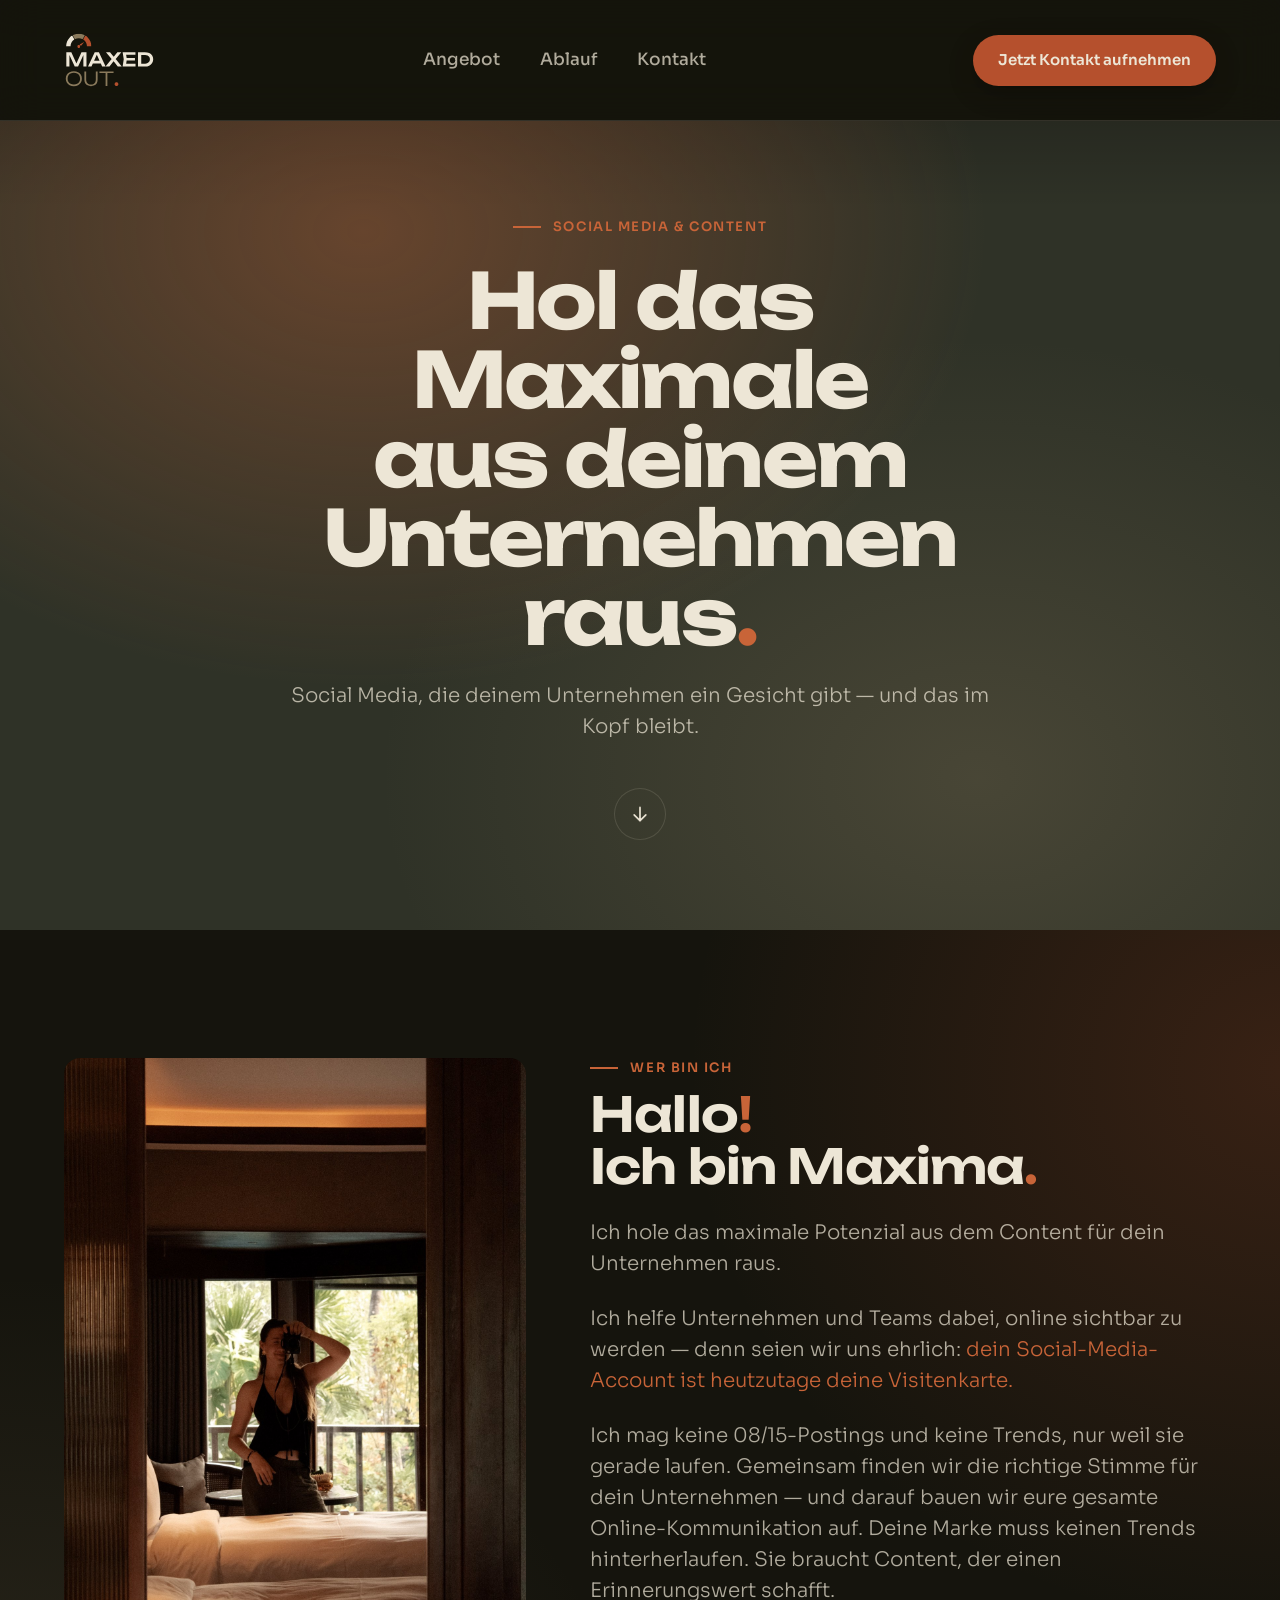
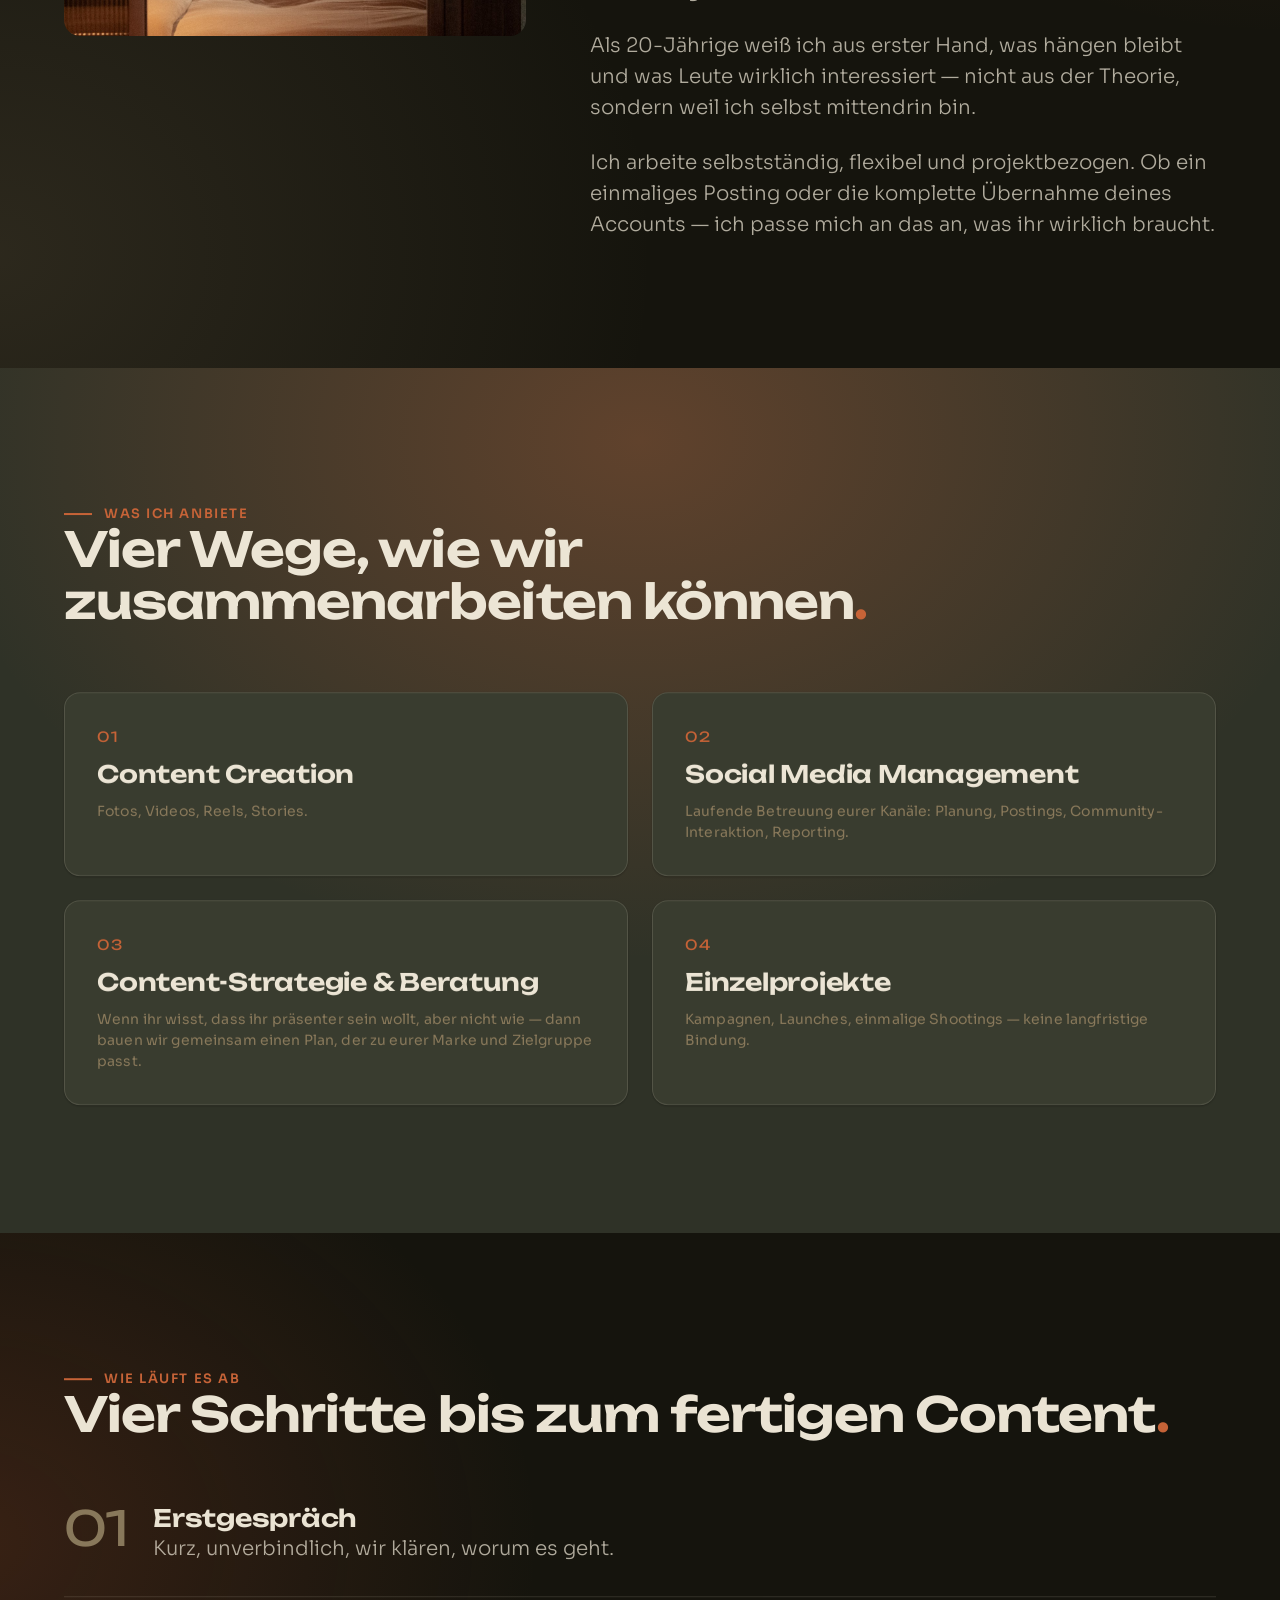
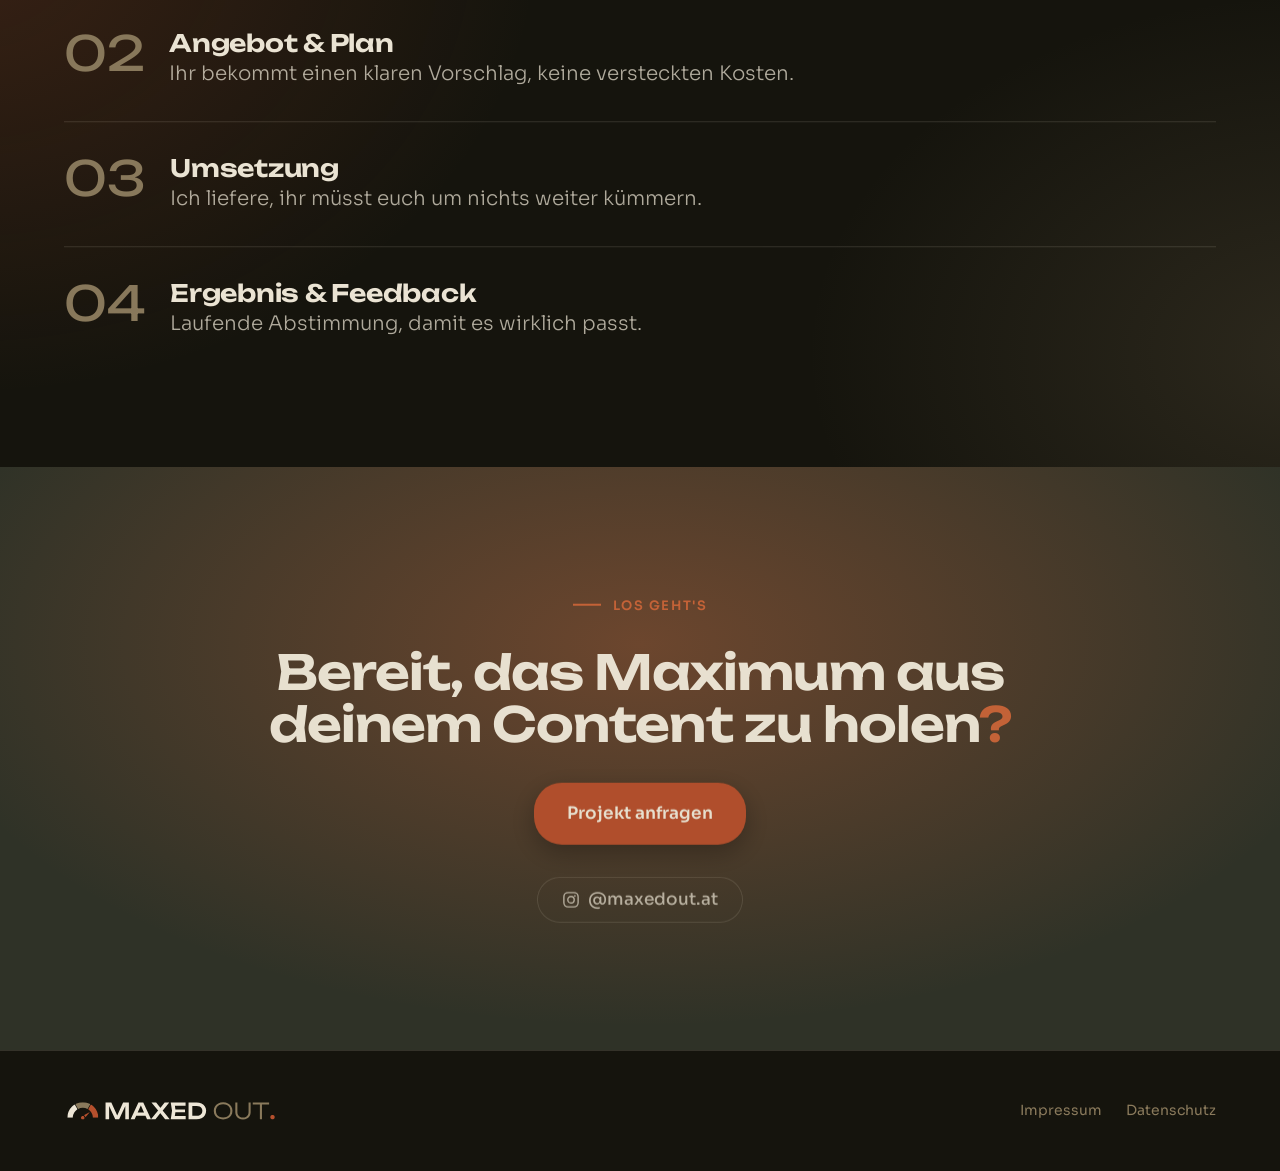
<file: index.html>
<!DOCTYPE html>
<html lang="de">
<head>
<meta charset="UTF-8">
<meta name="viewport" content="width=device-width, initial-scale=1">
<title>MAXED OUT. — Social Media für dein Unternehmen</title>
<meta name="description" content="Social Media, die deinem Unternehmen ein Gesicht gibt — und das im Kopf bleibt. Content Creation, Social Media Management und Strategie von Maxima.">
<link rel="preconnect" href="https://fonts.googleapis.com">
<link rel="preconnect" href="https://fonts.gstatic.com" crossorigin>
<link href="https://fonts.googleapis.com/css2?family=Unbounded:wght@600;700;800&family=Sora:wght@300;400;500;600;700&display=swap" rel="stylesheet">
<link rel="stylesheet" href="styles.css">
</head>
<body>

<a class="visually-hidden" href="#main" style="position:absolute;left:-9999px;">Zum Inhalt springen</a>

<header class="nav">
  <div class="container nav__inner">
    <a href="#top" class="wordmark" aria-label="MAXED OUT. — Startseite">
      <img class="logo logo--nav" src="maxed-out-full.svg" alt="MAXED OUT.">
    </a>

    <nav class="nav__links" aria-label="Hauptnavigation">
      <a class="nav__link" href="#angebot">Angebot</a>
      <a class="nav__link" href="#ablauf">Ablauf</a>
      <a class="nav__link" href="#kontakt">Kontakt</a>
    </nav>

    <a class="btn btn--primary nav__cta" href="#kontakt">Jetzt Kontakt aufnehmen</a>

    <button class="nav__burger" aria-label="Menü öffnen" aria-expanded="false" aria-controls="mobile-drawer">
      <svg width="22" height="22" viewBox="0 0 24 24" fill="none" aria-hidden="true">
        <path d="M3 6H21M3 12H21M3 18H21" stroke="currentColor" stroke-width="2" stroke-linecap="round"/>
      </svg>
    </button>
  </div>
</header>

<div class="drawer" data-drawer id="mobile-drawer">
  <div class="drawer__scrim"></div>
  <div class="drawer__panel">
    <button class="drawer__close" aria-label="Menü schließen">
      <svg width="20" height="20" viewBox="0 0 24 24" fill="none" aria-hidden="true">
        <path d="M6 6L18 18M18 6L6 18" stroke="currentColor" stroke-width="2" stroke-linecap="round"/>
      </svg>
    </button>
    <nav class="drawer__links" aria-label="Mobile Navigation">
      <a href="#angebot">Angebot</a>
      <a href="#ablauf">Ablauf</a>
      <a href="#kontakt">Kontakt</a>
    </nav>
    <a class="btn btn--primary" href="#kontakt">Jetzt Kontakt aufnehmen</a>
  </div>
</div>

<main id="main">

  <!-- HERO -->
  <section class="section section--olive hero" id="top">
    <div class="glow glow--hero" aria-hidden="true"></div>
    <div class="container hero__grid">
      <div class="hero__content">
        <p class="eyebrow" data-reveal><span class="eyebrow__bar" aria-hidden="true"></span>Social Media &amp; Content</p>
        <h1 class="display-1" data-reveal>Hol das Maximale aus deinem Unternehmen raus<span class="dot-accent">.</span></h1>
        <p class="body-lg" data-reveal>Social Media, die deinem Unternehmen ein Gesicht gibt — und das im Kopf bleibt.</p>
        <div class="hero__actions" data-reveal>
          <a class="scroll-cue" href="#ueber-mich" aria-label="Runter zu: Wer bin ich">
            <svg width="20" height="20" viewBox="0 0 24 24" fill="none" aria-hidden="true">
              <path d="M12 4V20M12 20L5 13M12 20L19 13" stroke="currentColor" stroke-width="2" stroke-linecap="round" stroke-linejoin="round"/>
            </svg>
          </a>
        </div>
      </div>
    </div>
  </section>

  <!-- WER BIN ICH -->
  <section class="section section--black" id="ueber-mich">
    <div class="glow glow--about" aria-hidden="true"></div>
    <div class="container about__grid">
      <div class="about__portrait" data-reveal>
        <img src="maxima-portrait.jpg" alt="Maxima">
      </div>
      <div class="about__intro">
        <p class="eyebrow" data-reveal><span class="eyebrow__bar" aria-hidden="true"></span>Wer bin ich</p>
        <h2 class="display-2" data-reveal>Hallo<span class="dot-accent">!</span><br>Ich bin Maxima<span class="dot-accent">.</span></h2>
      </div>
      <div class="about__body">
        <p class="body-lg" data-reveal>Ich hole das maximale Potenzial aus dem Content für dein Unternehmen raus.</p>
        <p class="body-lg" data-reveal>Ich helfe Unternehmen und Teams dabei, online sichtbar zu werden — denn seien wir uns ehrlich: <span class="accent-text">dein Social-Media-Account ist heutzutage deine Visitenkarte.</span></p>
        <p class="body-lg" data-reveal>Ich mag keine 08/15-Postings und keine Trends, nur weil sie gerade laufen. Gemeinsam finden wir die richtige Stimme für dein Unternehmen — und darauf bauen wir eure gesamte Online-Kommunikation auf. Deine Marke muss keinen Trends hinterherlaufen. Sie braucht Content, der einen Erinnerungswert schafft.</p>
        <p class="body-lg" data-reveal>Als 20-Jährige weiß ich aus erster Hand, was hängen bleibt und was Leute wirklich interessiert — nicht aus der Theorie, sondern weil ich selbst mittendrin bin.</p>
        <p class="body-lg" data-reveal>Ich arbeite selbstständig, flexibel und projektbezogen. Ob ein einmaliges Posting oder die komplette Übernahme deines Accounts — ich passe mich an das an, was ihr wirklich braucht.</p>
      </div>
    </div>
  </section>

  <!-- WAS ICH ANBIETE -->
  <section class="section section--olive" id="angebot">
    <div class="glow glow--services" aria-hidden="true"></div>
    <div class="container">
      <p class="eyebrow" data-reveal><span class="eyebrow__bar" aria-hidden="true"></span>Was ich anbiete</p>
      <h2 class="display-2" data-reveal>Vier Wege, wie wir zusammen&shy;arbeiten können<span class="dot-accent">.</span></h2>

      <div class="services__grid">
        <article class="card" data-reveal>
          <span class="card__index">01</span>
          <h3 class="display-3">Content Creation</h3>
          <p class="caption">Fotos, Videos, Reels, Stories.</p>
        </article>

        <article class="card" data-reveal>
          <span class="card__index">02</span>
          <h3 class="display-3">Social Media Management</h3>
          <p class="caption">Laufende Betreuung eurer Kanäle: Planung, Postings, Community-Interaktion, Reporting.</p>
        </article>

        <article class="card" data-reveal>
          <span class="card__index">03</span>
          <h3 class="display-3">Content-Strategie &amp; Beratung</h3>
          <p class="caption">Wenn ihr wisst, dass ihr präsenter sein wollt, aber nicht wie — dann bauen wir gemeinsam einen Plan, der zu eurer Marke und Zielgruppe passt.</p>
        </article>

        <article class="card" data-reveal>
          <span class="card__index">04</span>
          <h3 class="display-3">Einzelprojekte</h3>
          <p class="caption">Kampagnen, Launches, einmalige Shootings — keine langfristige Bindung.</p>
        </article>
      </div>
    </div>
  </section>

  <!-- WIE LÄUFT ES AB -->
  <section class="section section--black" id="ablauf">
    <div class="glow glow--process" aria-hidden="true"></div>
    <div class="container">
      <p class="eyebrow" data-reveal><span class="eyebrow__bar" aria-hidden="true"></span>Wie läuft es ab</p>
      <h2 class="display-2" data-reveal>Vier Schritte bis zum fertigen Content<span class="dot-accent">.</span></h2>

      <div class="process__list">
        <div class="process__item" data-reveal>
          <span class="process__num">01</span>
          <div>
            <h3 class="display-3">Erstgespräch</h3>
            <p class="body-lg">Kurz, unverbindlich, wir klären, worum es geht.</p>
          </div>
        </div>
        <div class="process__item" data-reveal>
          <span class="process__num">02</span>
          <div>
            <h3 class="display-3">Angebot &amp; Plan</h3>
            <p class="body-lg">Ihr bekommt einen klaren Vorschlag, keine versteckten Kosten.</p>
          </div>
        </div>
        <div class="process__item" data-reveal>
          <span class="process__num">03</span>
          <div>
            <h3 class="display-3">Umsetzung</h3>
            <p class="body-lg">Ich liefere, ihr müsst euch um nichts weiter kümmern.</p>
          </div>
        </div>
        <div class="process__item" data-reveal>
          <span class="process__num">04</span>
          <div>
            <h3 class="display-3">Ergebnis &amp; Feedback</h3>
            <p class="body-lg">Laufende Abstimmung, damit es wirklich passt.</p>
          </div>
        </div>
      </div>
    </div>
  </section>

  <!-- CLOSING CTA -->
  <section class="section section--olive closing" id="kontakt">
    <div class="glow glow--closing" aria-hidden="true"></div>
    <div class="container closing">
      <p class="eyebrow" data-reveal><span class="eyebrow__bar" aria-hidden="true"></span>Los geht's</p>
      <h2 class="display-2" data-reveal>Bereit, das Maximum aus deinem Content zu holen<span class="dot-accent">?</span></h2>
      <a class="btn btn--primary" data-reveal href="mailto:maxima@jeitler.net">Projekt anfragen</a>
      <a class="social-link" data-reveal href="https://instagram.com/maxedout.at" target="_blank" rel="noopener">
        <svg width="18" height="18" viewBox="0 0 24 24" fill="none" aria-hidden="true">
          <rect x="2.5" y="2.5" width="19" height="19" rx="5.5" stroke="currentColor" stroke-width="1.8"/>
          <circle cx="12" cy="12" r="4.3" stroke="currentColor" stroke-width="1.8"/>
          <circle cx="17.2" cy="6.8" r="1.15" fill="currentColor"/>
        </svg>
        <span>@maxedout.at</span>
      </a>
    </div>
  </section>

</main>

<footer class="footer section--black">
  <div class="container footer__inner">
    <a class="wordmark" href="#top" aria-label="MAXED OUT. — nach oben">
      <img class="logo logo--footer" src="maxed-out-mittel.svg" alt="MAXED OUT.">
    </a>
    <div class="footer__links">
      <a href="impressum.html">Impressum</a>
      <a href="datenschutz.html">Datenschutz</a>
    </div>
  </div>
</footer>

<script src="script.js" defer></script>
</body>
</html>
</file>
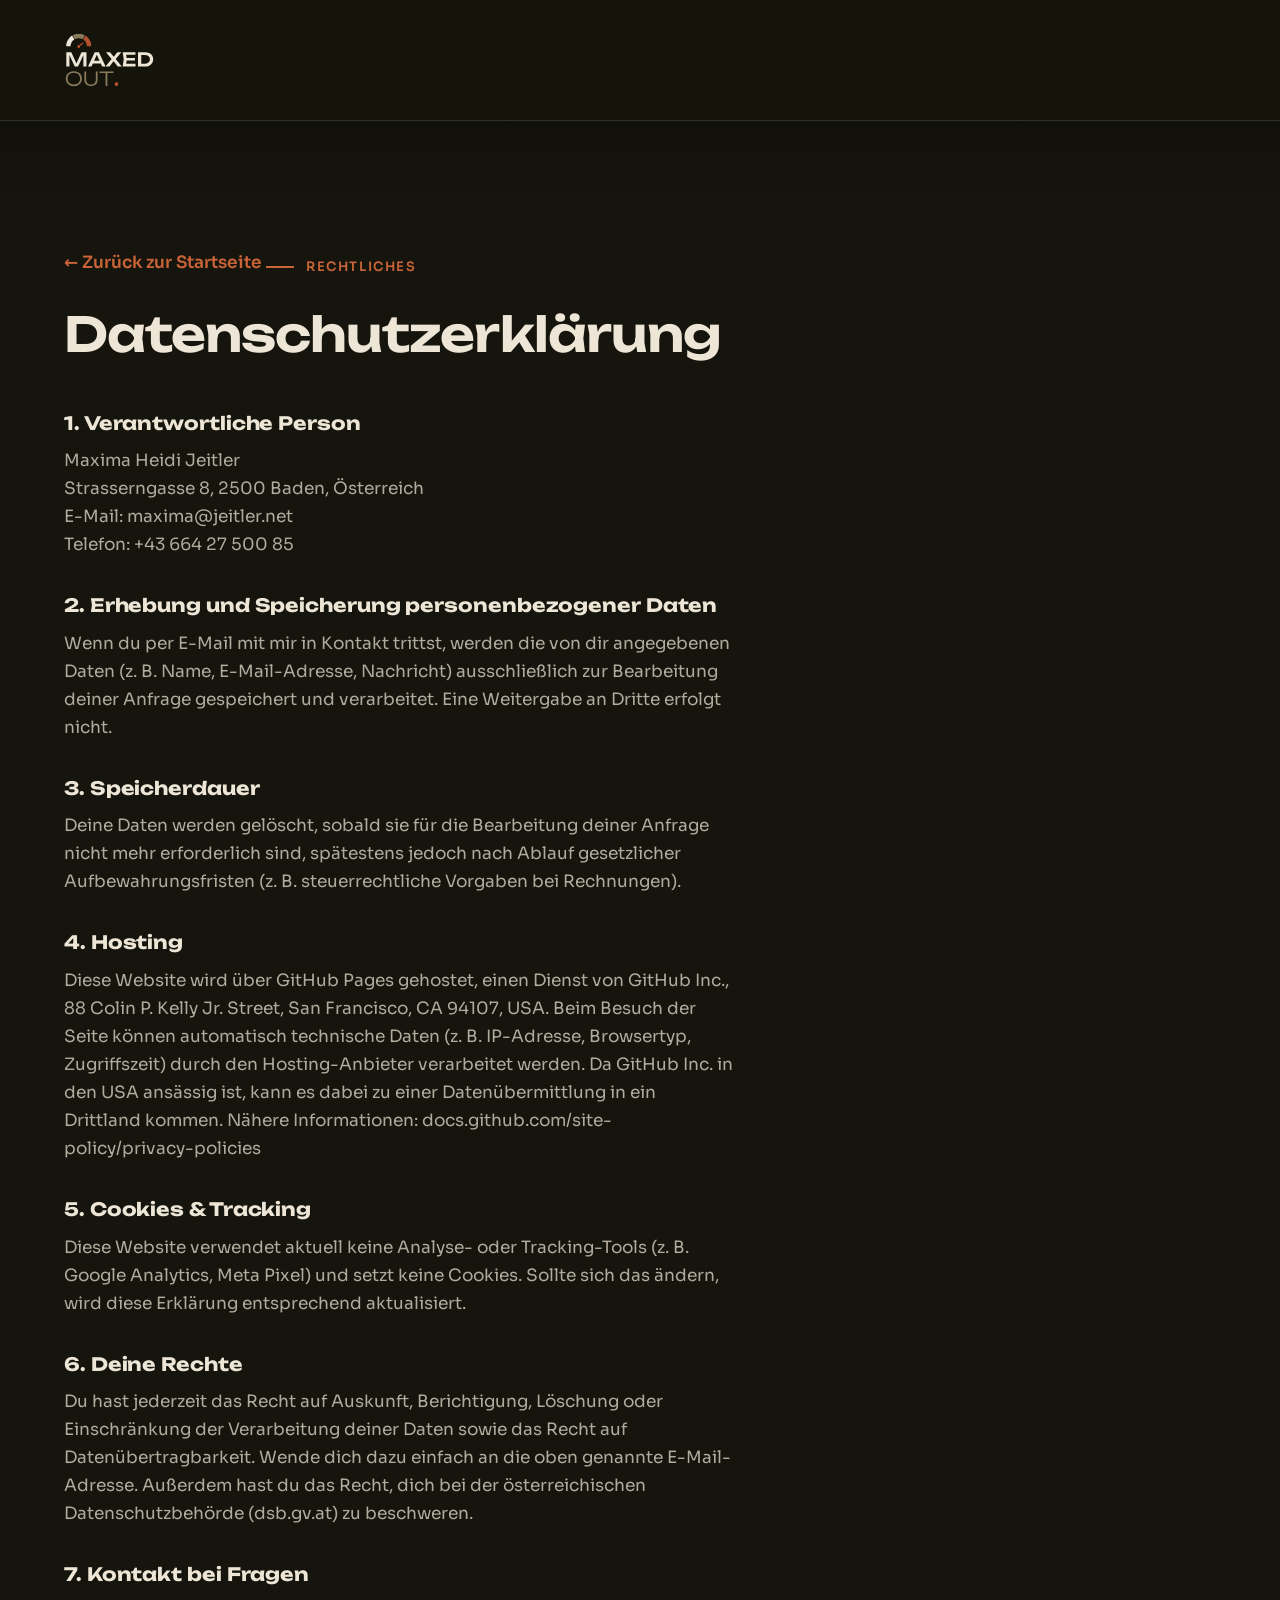
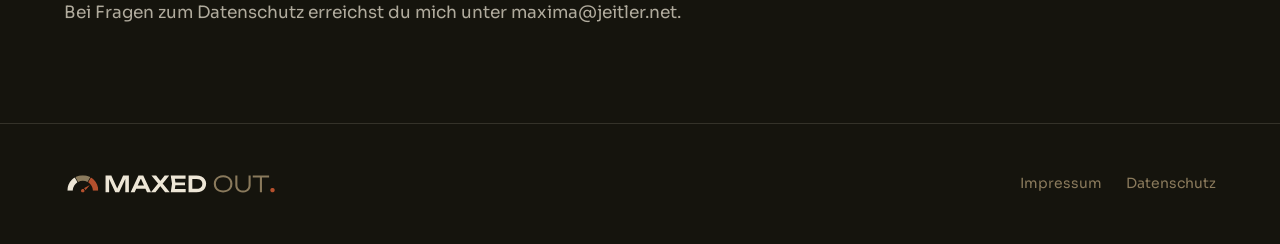
<file: datenschutz.html>
<!DOCTYPE html>
<html lang="de">
<head>
<meta charset="UTF-8">
<meta name="viewport" content="width=device-width, initial-scale=1">
<title>Datenschutzerklärung — MAXED OUT.</title>
<link rel="preconnect" href="https://fonts.googleapis.com">
<link rel="preconnect" href="https://fonts.gstatic.com" crossorigin>
<link href="https://fonts.googleapis.com/css2?family=Unbounded:wght@600;700;800&family=Sora:wght@300;400;500;600;700&display=swap" rel="stylesheet">
<link rel="stylesheet" href="styles.css">
</head>
<body>

<header class="nav">
  <div class="container nav__inner">
    <a href="index.html" class="wordmark" aria-label="MAXED OUT. — Startseite">
      <img class="logo logo--nav" src="maxed-out-full.svg" alt="MAXED OUT.">
    </a>
  </div>
</header>

<main id="main">
  <section class="section section--black legal">
    <div class="container">
      <a class="legal__back" href="index.html">← Zurück zur Startseite</a>
      <p class="eyebrow"><span class="eyebrow__bar" aria-hidden="true"></span>Rechtliches</p>
      <h1 class="display-2">Datenschutzerklärung</h1>

      <div class="legal__body">
        <div>
          <h2>1. Verantwortliche Person</h2>
          <p>
            Maxima Heidi Jeitler<br>
            Strasserngasse 8, 2500 Baden, Österreich<br>
            E-Mail: <a href="mailto:maxima@jeitler.net">maxima@jeitler.net</a><br>
            Telefon: <a href="tel:+436642750085">+43 664 27 500 85</a>
          </p>
        </div>

        <div>
          <h2>2. Erhebung und Speicherung personenbezogener Daten</h2>
          <p>Wenn du per E-Mail mit mir in Kontakt trittst, werden die von dir angegebenen Daten (z. B. Name, E-Mail-Adresse, Nachricht) ausschließlich zur Bearbeitung deiner Anfrage gespeichert und verarbeitet. Eine Weitergabe an Dritte erfolgt nicht.</p>
        </div>

        <div>
          <h2>3. Speicherdauer</h2>
          <p>Deine Daten werden gelöscht, sobald sie für die Bearbeitung deiner Anfrage nicht mehr erforderlich sind, spätestens jedoch nach Ablauf gesetzlicher Aufbewahrungsfristen (z. B. steuerrechtliche Vorgaben bei Rechnungen).</p>
        </div>

        <div>
          <h2>4. Hosting</h2>
          <p>Diese Website wird über GitHub Pages gehostet, einen Dienst von GitHub Inc., 88 Colin P. Kelly Jr. Street, San Francisco, CA 94107, USA. Beim Besuch der Seite können automatisch technische Daten (z. B. IP-Adresse, Browsertyp, Zugriffszeit) durch den Hosting-Anbieter verarbeitet werden. Da GitHub Inc. in den USA ansässig ist, kann es dabei zu einer Datenübermittlung in ein Drittland kommen. Nähere Informationen: <a href="https://docs.github.com/site-policy/privacy-policies" target="_blank" rel="noopener">docs.github.com/site-policy/privacy-policies</a></p>
        </div>

        <div>
          <h2>5. Cookies &amp; Tracking</h2>
          <p>Diese Website verwendet aktuell keine Analyse- oder Tracking-Tools (z. B. Google Analytics, Meta Pixel) und setzt keine Cookies. Sollte sich das ändern, wird diese Erklärung entsprechend aktualisiert.</p>
        </div>

        <div>
          <h2>6. Deine Rechte</h2>
          <p>Du hast jederzeit das Recht auf Auskunft, Berichtigung, Löschung oder Einschränkung der Verarbeitung deiner Daten sowie das Recht auf Datenübertragbarkeit. Wende dich dazu einfach an die oben genannte E-Mail-Adresse. Außerdem hast du das Recht, dich bei der österreichischen Datenschutzbehörde (<a href="https://www.dsb.gv.at" target="_blank" rel="noopener">dsb.gv.at</a>) zu beschweren.</p>
        </div>

        <div>
          <h2>7. Kontakt bei Fragen</h2>
          <p>Bei Fragen zum Datenschutz erreichst du mich unter <a href="mailto:maxima@jeitler.net">maxima@jeitler.net</a>.</p>
        </div>
      </div>
    </div>
  </section>
</main>

<footer class="footer section--black">
  <div class="container footer__inner">
    <a class="wordmark" href="index.html" aria-label="MAXED OUT. — Startseite">
      <img class="logo logo--footer" src="maxed-out-mittel.svg" alt="MAXED OUT.">
    </a>
    <div class="footer__links">
      <a href="impressum.html">Impressum</a>
      <a href="datenschutz.html">Datenschutz</a>
    </div>
  </div>
</footer>

<script src="script.js" defer></script>
</body>
</html>
</file>
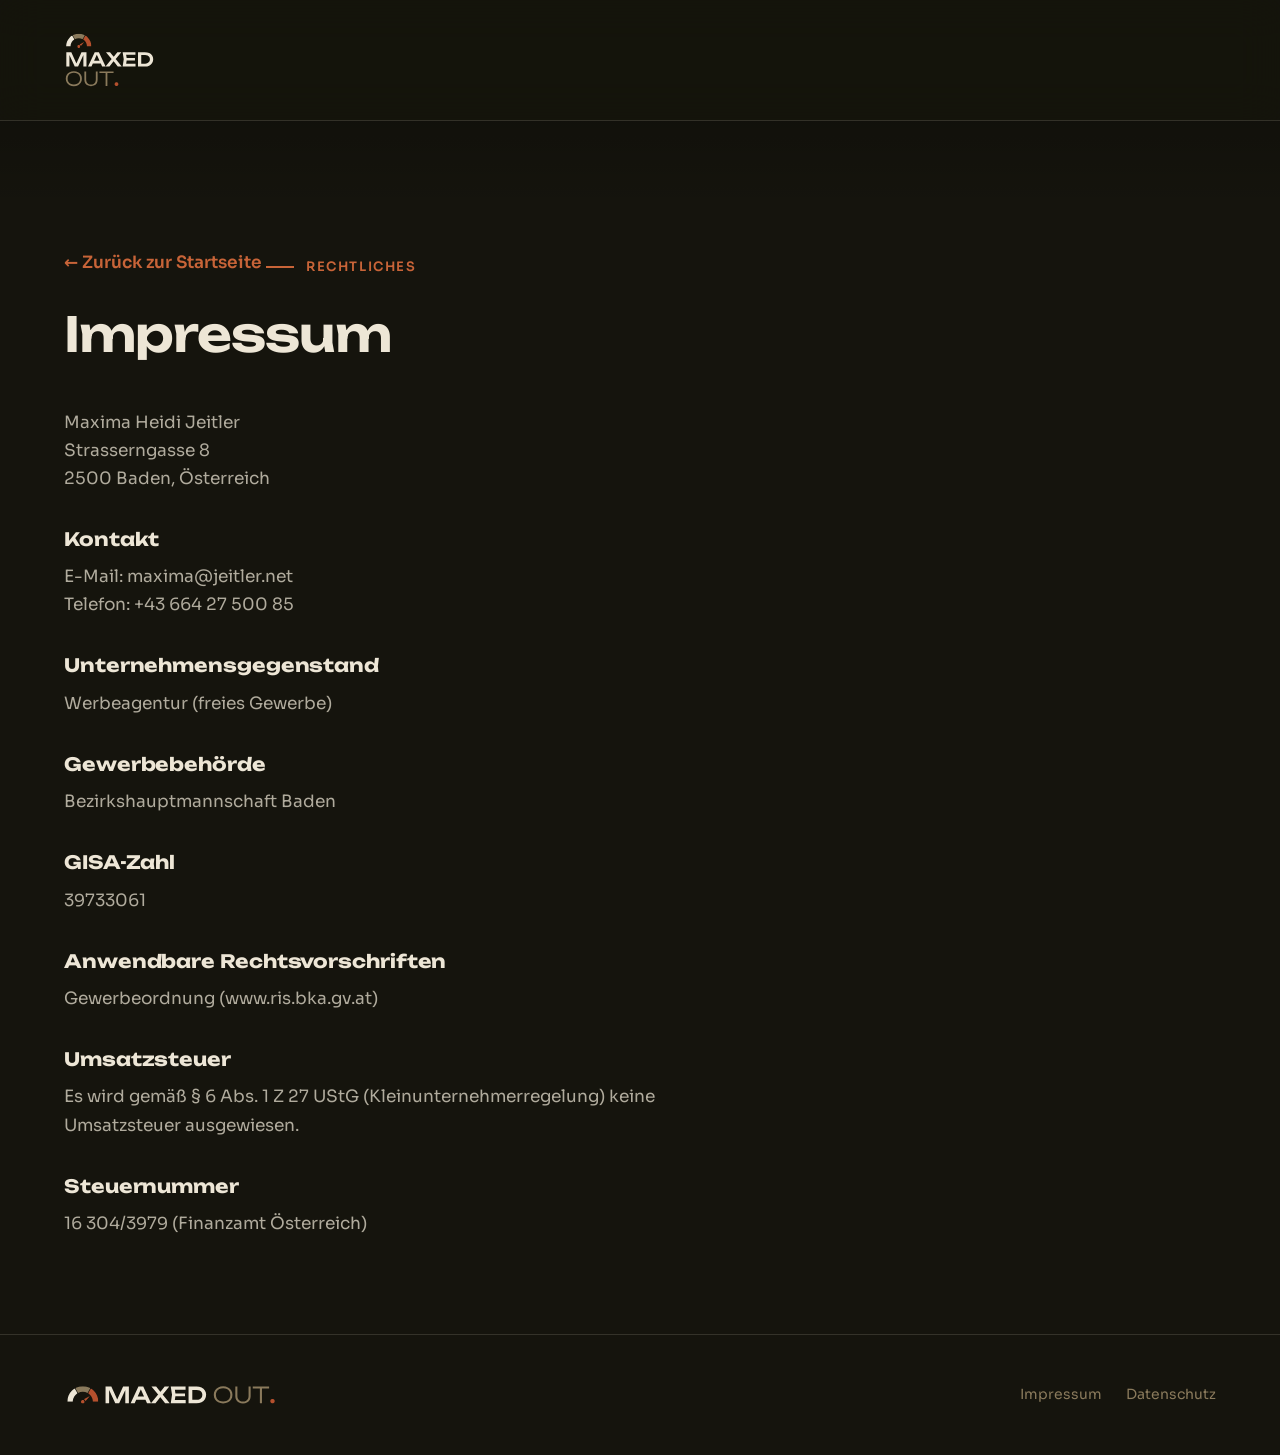
<file: impressum.html>
<!DOCTYPE html>
<html lang="de">
<head>
<meta charset="UTF-8">
<meta name="viewport" content="width=device-width, initial-scale=1">
<title>Impressum — MAXED OUT.</title>
<link rel="preconnect" href="https://fonts.googleapis.com">
<link rel="preconnect" href="https://fonts.gstatic.com" crossorigin>
<link href="https://fonts.googleapis.com/css2?family=Unbounded:wght@600;700;800&family=Sora:wght@300;400;500;600;700&display=swap" rel="stylesheet">
<link rel="stylesheet" href="styles.css">
</head>
<body>

<header class="nav">
  <div class="container nav__inner">
    <a href="index.html" class="wordmark" aria-label="MAXED OUT. — Startseite">
      <img class="logo logo--nav" src="maxed-out-full.svg" alt="MAXED OUT.">
    </a>
  </div>
</header>

<main id="main">
  <section class="section section--black legal">
    <div class="container">
      <a class="legal__back" href="index.html">← Zurück zur Startseite</a>
      <p class="eyebrow"><span class="eyebrow__bar" aria-hidden="true"></span>Rechtliches</p>
      <h1 class="display-2">Impressum</h1>

      <div class="legal__body">
        <p>
          Maxima Heidi Jeitler<br>
          Strasserngasse 8<br>
          2500 Baden, Österreich
        </p>

        <div>
          <h2>Kontakt</h2>
          <p>
            E-Mail: <a href="mailto:maxima@jeitler.net">maxima@jeitler.net</a><br>
            Telefon: <a href="tel:+436642750085">+43 664 27 500 85</a>
          </p>
        </div>

        <div>
          <h2>Unternehmensgegenstand</h2>
          <p>Werbeagentur (freies Gewerbe)</p>
        </div>

        <div>
          <h2>Gewerbebehörde</h2>
          <p>Bezirkshauptmannschaft Baden</p>
        </div>

        <div>
          <h2>GISA-Zahl</h2>
          <p>39733061</p>
        </div>

        <div>
          <h2>Anwendbare Rechtsvorschriften</h2>
          <p>Gewerbeordnung (<a href="https://www.ris.bka.gv.at" target="_blank" rel="noopener">www.ris.bka.gv.at</a>)</p>
        </div>

        <div>
          <h2>Umsatzsteuer</h2>
          <p>Es wird gemäß § 6 Abs. 1 Z 27 UStG (Kleinunternehmerregelung) keine Umsatzsteuer ausgewiesen.</p>
        </div>

        <div>
          <h2>Steuernummer</h2>
          <p>16 304/3979 (Finanzamt Österreich)</p>
        </div>
      </div>
    </div>
  </section>
</main>

<footer class="footer section--black">
  <div class="container footer__inner">
    <a class="wordmark" href="index.html" aria-label="MAXED OUT. — Startseite">
      <img class="logo logo--footer" src="maxed-out-mittel.svg" alt="MAXED OUT.">
    </a>
    <div class="footer__links">
      <a href="impressum.html">Impressum</a>
      <a href="datenschutz.html">Datenschutz</a>
    </div>
  </div>
</footer>

<script src="script.js" defer></script>
</body>
</html>
</file>
<file: styles.css>
/* =========================================================
   MAXED OUT. — Design tokens & base system
   Farben, Type-Skala und Abstands-Skala 1:1 aus der
   Brand-Summary abgeleitet. Keine Zufallswerte.
   ========================================================= */

@font-face {
  font-family: 'Unbounded-fallback';
  size-adjust: 100%;
  src: local('Arial');
}

:root {
  /* ---- Farben (exakt aus Brand-Summary) ---- */
  --near-black: #15140D;
  --olive: #2F3227;
  --olive-soft: #3A3D30;
  --rust: #B5502D;
  --rust-bright: #C86438;
  --taupe: #8A7A5C;
  --sand: #EDE6D6;
  --sand-dim: rgba(237, 230, 214, 0.72);

  /* ---- Fonts ---- */
  --font-display: 'Unbounded', 'Unbounded-fallback', sans-serif;
  --font-body: 'Sora', system-ui, sans-serif;

  /* ---- Type-Skala: Größe / Line-height / Tracking ----
     Regel: große Schrift = enger Zeilenabstand + negatives
     Tracking. Kleine Schrift = lockerer + leicht positives
     Tracking. */
  --fs-hero: clamp(2.75rem, 6vw, 5rem);
  --lh-hero: 1.03;
  --ls-hero: -0.025em;

  --fs-h2: clamp(2rem, 4vw, 3rem);
  --lh-h2: 1.08;
  --ls-h2: -0.02em;

  --fs-h3: 1.5rem;
  --lh-h3: 1.2;
  --ls-h3: -0.01em;

  --fs-body-lg: 1.25rem;
  --lh-body-lg: 1.55;
  --ls-body-lg: 0em;

  --fs-body: 1.0625rem;
  --lh-body: 1.65;
  --ls-body: 0em;

  --fs-caption: 0.875rem;
  --lh-caption: 1.5;
  --ls-caption: 0.01em;

  /* ---- Abstands-Skala (eine Zahlenreihe, rem-basiert) ---- */
  --space-1: 0.25rem;
  --space-2: 0.5rem;
  --space-3: 0.75rem;
  --space-4: 1rem;
  --space-6: 1.5rem;
  --space-8: 2rem;
  --space-12: 3rem;
  --space-16: 4rem;
  --space-24: 6rem;
  --space-32: 8rem;

  /* ---- Material ---- */
  --glass-bg: rgba(21, 20, 13, 0.55);
  --glass-blur: 20px;
  --glass-edge: rgba(237, 230, 214, 0.14);

  --radius-sm: 0.5rem;
  --radius-md: 1rem;
  --radius-lg: 1.75rem;

  --shadow-sm: 0 1px 2px rgba(0,0,0,0.25);
  --shadow-md: 0 8px 24px rgba(0,0,0,0.28);
  --shadow-lg: 0 24px 64px rgba(0,0,0,0.38);
}

/* Reduced transparency: Glas wird zu deckender Fläche */
@media (prefers-reduced-transparency: reduce) {
  :root {
    --glass-bg: var(--near-black);
    --glass-blur: 0px;
  }
}

/* Mehr Kontrast: klar begrenzte, fast deckende Flächen */
@media (prefers-contrast: more) {
  :root {
    --glass-bg: var(--near-black);
    --glass-blur: 0px;
    --glass-edge: rgba(237, 230, 214, 0.55);
  }
}

*, *::before, *::after { box-sizing: border-box; }

html {
  font-size: 100%;
  scroll-behavior: smooth; /* funktioniert nativ per CSS, unabhängig von JS */
  scroll-padding-top: 6rem; /* damit die Sticky-Nav nichts verdeckt */
}

body {
  margin: 0;
  font-family: var(--font-body);
  font-size: var(--fs-body);
  line-height: var(--lh-body);
  letter-spacing: var(--ls-body);
  color: var(--sand);
  background: var(--near-black);
  -webkit-font-smoothing: antialiased;
  overflow-x: hidden;
}

img, svg { display: block; max-width: 100%; }

a { color: inherit; text-decoration: none; }

h1, h2, h3, p, ul { margin: 0; }

ul { padding: 0; list-style: none; }

/* Sichtbarer Fokus — Craft/Accessibility-Boden */
:focus-visible {
  outline: 2px solid var(--rust-bright);
  outline-offset: 3px;
  border-radius: var(--radius-sm);
}

.container {
  width: min(72rem, 100% - 2 * var(--space-6));
  margin-inline: auto;
}

@media (min-width: 48em) {
  .container { width: min(72rem, 100% - 2 * var(--space-12)); }
}

/* =========================================================
   Typografie-Klassen
   ========================================================= */

.eyebrow {
  display: inline-flex;
  align-items: center;
  gap: var(--space-3);
  font-family: var(--font-body);
  font-size: 0.8125rem;
  line-height: var(--lh-caption);
  letter-spacing: 0.12em;
  text-transform: uppercase;
  color: var(--rust-bright);
  font-weight: 600;
}

.eyebrow__bar {
  display: inline-block;
  width: 1.75rem;
  height: 2px;
  background: var(--rust-bright);
  flex-shrink: 0;
}

.display-1 {
  font-family: var(--font-display);
  font-size: var(--fs-hero);
  line-height: var(--lh-hero);
  letter-spacing: var(--ls-hero);
  font-weight: 700;
  color: var(--sand);
  overflow-wrap: break-word;
  text-wrap: balance;
}

.display-2 {
  font-family: var(--font-display);
  font-size: var(--fs-h2);
  line-height: var(--lh-h2);
  letter-spacing: var(--ls-h2);
  font-weight: 600;
  color: var(--sand);
  overflow-wrap: break-word;
  text-wrap: balance;
}

.display-3 {
  font-family: var(--font-display);
  font-size: var(--fs-h3);
  line-height: var(--lh-h3);
  letter-spacing: var(--ls-h3);
  font-weight: 600;
  color: var(--sand);
  overflow-wrap: break-word;
}

.body-lg {
  font-size: var(--fs-body-lg);
  line-height: var(--lh-body-lg);
  letter-spacing: var(--ls-body-lg);
  color: var(--sand-dim);
  font-weight: 300;
}

.caption {
  font-size: var(--fs-caption);
  line-height: var(--lh-caption);
  letter-spacing: var(--ls-caption);
  color: var(--taupe);
}

.accent-text { color: var(--rust-bright); }

/* Orange Schlusspunkt bei Überschriften, die im Text
   bereits einen Punkt tragen (kein erfundenes Zeichen —
   nur eingefärbt) */
.dot-accent { color: var(--rust-bright); }

/* =========================================================
   Sektionen — alternierend Olive / Near-Black
   ========================================================= */

.section {
  padding-block: var(--space-32);
  position: relative;
  overflow: hidden;
}

.section--olive { background: var(--olive); }
.section--black { background: var(--near-black); }

.section .container {
  position: relative;
  z-index: 1;
}

/* =========================================================
   Glow — der Hintergrund spielt durchgehend mit Orange/Olive,
   in wechselnden Positionen pro Sektion. Deckkraft bewusst
   niedrig gehalten, damit Text/Kontrast nicht leidet.
   ========================================================= */

.glow {
  position: absolute;
  inset: -15% -10%;
  pointer-events: none;
  z-index: 0;
}

.glow--hero {
  background:
    radial-gradient(58% 62% at 32% 22%, rgba(200,100,56,0.36), transparent 70%),
    radial-gradient(54% 58% at 72% 74%, rgba(138,122,92,0.28), transparent 72%);
}

.glow--about {
  background:
    radial-gradient(54% 58% at 92% 22%, rgba(181,80,45,0.22), transparent 72%),
    radial-gradient(58% 58% at 8% 80%, rgba(138,122,92,0.20), transparent 74%);
}

.glow--services {
  background: radial-gradient(66% 66% at 50% 18%, rgba(200,100,56,0.32), transparent 70%);
}

.glow--process {
  background:
    radial-gradient(52% 58% at 6% 40%, rgba(181,80,45,0.22), transparent 72%),
    radial-gradient(46% 46% at 94% 78%, rgba(138,122,92,0.20), transparent 72%);
}

.glow--closing {
  background: radial-gradient(68% 72% at 50% 35%, rgba(200,100,56,0.40), transparent 70%);
}

@media (max-width: 40em) {
  .section { padding-block: var(--space-24); }
}

/* Scroll-Kante: weicher Fade statt harter Linie, nur dort
   wo das Glas der Nav tatsächlich Inhalt überlappt. */
.section:first-of-type::before {
  content: '';
  position: absolute;
  inset: 0 0 auto 0;
  height: 5.5rem;
  pointer-events: none;
  background: linear-gradient(to bottom, rgba(0,0,0,0.18), transparent);
}

/* =========================================================
   Navigation — Glas-Ebene
   ========================================================= */

.nav {
  position: sticky;
  top: 0;
  z-index: 100;
  background: var(--glass-bg);
  backdrop-filter: blur(var(--glass-blur)) saturate(160%);
  -webkit-backdrop-filter: blur(var(--glass-blur)) saturate(160%);
  border-bottom: 1px solid var(--glass-edge);
}

.nav__inner {
  display: flex;
  align-items: center;
  justify-content: space-between;
  padding-block: var(--space-8);
}

.wordmark {
  display: inline-flex;
  align-items: center;
}

/* Offizielle Logo-Dateien — unverändert, nur höhenskaliert */
.logo {
  display: block;
  width: auto;
}

.logo--nav {
  height: 3.5rem;
}

.logo--footer {
  height: 1.5rem;
}

@media (max-width: 30em) {
  .logo--nav { height: 3.25rem; }
}

.nav__links {
  display: none;
  align-items: center;
  gap: var(--space-8);
}

@media (min-width: 48em) {
  .nav__links { display: flex; }
}

.nav__link {
  font-size: var(--fs-body);
  color: var(--sand-dim);
  font-weight: 500;
  padding: var(--space-2) var(--space-1);
}

.nav__link:hover { color: var(--sand); }

.nav__cta.btn {
  display: none;
  padding: var(--space-3) var(--space-6);
  font-size: 0.9375rem;
}

@media (min-width: 48em) {
  .nav__cta.btn { display: inline-flex; }
}

.nav__burger {
  display: inline-flex;
  align-items: center;
  justify-content: center;
  width: 2.75rem;
  height: 2.75rem;
  background: transparent;
  border: none;
  color: var(--sand);
  cursor: pointer;
}

@media (min-width: 48em) {
  .nav__burger { display: none; }
}

/* Mobile Drawer */
.drawer {
  position: fixed;
  inset: 0;
  z-index: 200;
  display: flex;
  justify-content: flex-end;
  pointer-events: none;
}

.drawer[data-open="true"] { pointer-events: auto; }

.drawer__scrim {
  position: absolute;
  inset: 0;
  background: rgba(21,20,13,0.6);
  opacity: 0;
}

.drawer__panel {
  position: relative;
  width: min(20rem, 82vw);
  height: 100%;
  background: var(--near-black);
  border-left: 1px solid var(--glass-edge);
  padding: var(--space-8) var(--space-6);
  display: flex;
  flex-direction: column;
  gap: var(--space-8);
  transform: translateX(100%);
  transform-origin: top right;
}

.drawer__close {
  align-self: flex-end;
  background: none;
  border: none;
  color: var(--sand);
  width: 2.5rem;
  height: 2.5rem;
}

.drawer__links {
  display: flex;
  flex-direction: column;
  gap: var(--space-6);
}

.drawer__links a {
  font-family: var(--font-display);
  font-size: 1.5rem;
  color: var(--sand);
}

/* =========================================================
   Buttons — einzige stark gesättigte Fläche im System
   ========================================================= */

.btn {
  display: inline-flex;
  align-items: center;
  gap: var(--space-2);
  padding: var(--space-4) var(--space-8);
  border-radius: var(--radius-lg);
  font-family: var(--font-body);
  font-weight: 600;
  font-size: var(--fs-body);
  border: 1px solid transparent;
  cursor: pointer;
  will-change: transform;
}

.btn--primary {
  background-color: var(--rust);
  color: var(--sand);
  box-shadow: var(--shadow-md);
}

.btn--primary:hover { background-color: var(--rust-bright); }

.btn--ghost {
  background-color: transparent;
  border-color: var(--glass-edge);
  color: var(--sand);
}

.btn--ghost:hover { border-color: var(--taupe); }

@media (prefers-contrast: more) {
  .btn--ghost { border-color: var(--sand); }
}

/* =========================================================
   Cursor-Licht — folgt der Maus über dem Button und
   leuchtet genau dort sanft auf. Die Position (--mx/--my)
   wird 1:1 vom Cursor übernommen (kein Lag gewünscht), nur
   das Auf-/Abblenden beim Rein-/Rausfahren läuft gefedert.
   Ohne JS bleibt --glow-a bei 0 → kein Effekt, aber der
   Button funktioniert ganz normal weiter.
   ========================================================= */

.btn,
.social-link,
.scroll-cue {
  --mx: 50%;
  --my: 50%;
  --glow-a: 0;
  position: relative;
  background-image: radial-gradient(
    140px circle at var(--mx) var(--my),
    rgba(255, 255, 255, var(--glow-a)),
    transparent 70%
  );
  background-repeat: no-repeat;
}

@media (prefers-reduced-motion: reduce) {
  .btn, .social-link, .scroll-cue { background-image: none; }
}

/* =========================================================
   Hero
   ========================================================= */

.hero {
  padding-top: var(--space-24);
  padding-bottom: var(--space-24);
  position: relative;
}

.hero__grid {
  display: flex;
  flex-direction: column;
}

.hero__content { display: flex; flex-direction: column; gap: var(--space-6); }

.hero__actions { display: flex; gap: var(--space-4); flex-wrap: wrap; margin-top: var(--space-4); }

.hero__content {
  max-width: 44rem;
  margin-inline: auto;
  text-align: center;
  align-items: center;
}

.hero__actions { justify-content: center; }

/* =========================================================
   Scroll-Cue — ersetzt den zweiten CTA im Hero (der ist
   schon in der Nav). Führt zu "Wer bin ich".
   ========================================================= */

.scroll-cue {
  display: inline-flex;
  align-items: center;
  justify-content: center;
  width: 3.25rem;
  height: 3.25rem;
  border-radius: 50%;
  border: 1px solid var(--glass-edge);
  color: var(--sand);
  will-change: transform;
}

.scroll-cue:hover {
  border-color: var(--rust-bright);
  color: var(--rust-bright);
}

/* =========================================================
   Wer bin ich
   ========================================================= */

.about__grid {
  display: grid;
  grid-template-columns: auto 1fr;
  grid-template-areas:
    "photo intro"
    "body  body";
  column-gap: var(--space-4);
  row-gap: var(--space-8);
  align-items: center;
}

@media (min-width: 60em) {
  .about__grid {
    grid-template-columns: 0.85fr 1.15fr;
    grid-template-areas:
      "photo intro"
      "photo body";
    column-gap: var(--space-16);
    row-gap: var(--space-6);
    align-items: start;
  }
}

.about__portrait {
  grid-area: photo;
  width: 9.5rem;
  aspect-ratio: 4 / 5;
  border-radius: var(--radius-md);
  overflow: hidden;
  align-self: start;
}

@media (min-width: 60em) {
  .about__portrait { width: 100%; }
}

.about__portrait img {
  width: 100%;
  height: 100%;
  object-fit: cover;
  object-position: center 40%;
  display: block;
}

.about__portrait--placeholder {
  border: 1px dashed var(--taupe);
  display: flex;
  align-items: center;
  justify-content: center;
  text-align: center;
  padding: var(--space-6);
  color: var(--taupe);
  font-size: var(--fs-caption);
  background: rgba(138,122,92,0.08);
}

.about__intro {
  grid-area: intro;
  display: flex;
  flex-direction: column;
  gap: var(--space-3);
}

@media (max-width: 59.99em) {
  .about__intro h2 { font-size: clamp(1.4rem, 6.5vw, 2rem); }
}

.about__body {
  grid-area: body;
  display: flex;
  flex-direction: column;
  gap: var(--space-6);
}

/* =========================================================
   Services — Cards, deckend, mit Schatten
   ========================================================= */

.services__grid {
  display: grid;
  gap: var(--space-6);
  margin-top: var(--space-16);
}

@media (min-width: 40em) {
  .services__grid { grid-template-columns: repeat(2, 1fr); }
}

.card {
  background: var(--olive-soft);
  border: 1px solid var(--glass-edge);
  border-radius: var(--radius-md);
  padding: var(--space-8);
  box-shadow: var(--shadow-sm);
  display: flex;
  flex-direction: column;
  gap: var(--space-3);
  will-change: transform;
}

.section--black .card { background: rgba(237,230,214,0.05); }

.card__index {
  font-family: var(--font-display);
  font-size: var(--fs-caption);
  color: var(--rust-bright);
  letter-spacing: 0.08em;
}

/* =========================================================
   Prozess — echte Sequenz, daher Nummerierung gerechtfertigt
   ========================================================= */

.process__list {
  display: flex;
  flex-direction: column;
  gap: var(--space-8);
  margin-top: var(--space-16);
}

.process__item {
  display: grid;
  grid-template-columns: auto 1fr;
  gap: var(--space-6);
  padding-bottom: var(--space-8);
  border-bottom: 1px solid var(--glass-edge);
}

.process__item:last-child { border-bottom: none; padding-bottom: 0; }

.process__num {
  font-family: var(--font-display);
  font-size: var(--fs-h2);
  color: var(--taupe);
  line-height: 1;
}

/* =========================================================
   Closing CTA — identischer Pfad/Stil wie Hero-CTA
   ========================================================= */

.closing {
  text-align: center;
  display: flex;
  flex-direction: column;
  align-items: center;
  gap: var(--space-8);
}

.closing__socials {
  display: flex;
  align-items: center;
  gap: var(--space-2);
  color: var(--sand-dim);
}

.social-link {
  display: inline-flex;
  align-items: center;
  gap: var(--space-2);
  padding: var(--space-2) var(--space-6);
  border: 1px solid var(--glass-edge);
  border-radius: var(--radius-lg);
  color: var(--sand-dim);
  font-weight: 500;
  will-change: transform;
}

.social-link:hover {
  border-color: var(--rust-bright);
  color: var(--sand);
}

/* =========================================================
   Footer
   ========================================================= */

.footer {
  padding-block: var(--space-12);
  border-top: 1px solid var(--glass-edge);
}

.footer__inner {
  display: flex;
  flex-wrap: wrap;
  gap: var(--space-6);
  justify-content: space-between;
  align-items: center;
}

.footer__links { display: flex; gap: var(--space-6); }

.footer__links a { color: var(--taupe); font-size: var(--fs-caption); }
.footer__links a:hover { color: var(--sand); }

/* =========================================================
   Legal pages (Impressum / Datenschutz)
   ========================================================= */

.legal {
  padding-block: var(--space-32) var(--space-24);
}

.legal__body {
  margin-top: var(--space-12);
  display: flex;
  flex-direction: column;
  gap: var(--space-8);
  max-width: 42rem;
}

.legal__body h2 {
  font-family: var(--font-display);
  font-size: 1.15rem;
  letter-spacing: -0.005em;
  color: var(--sand);
  margin-bottom: var(--space-2);
}

.legal__body p { color: var(--sand-dim); }

.legal__back {
  display: inline-flex;
  gap: var(--space-2);
  color: var(--rust-bright);
  font-weight: 600;
  margin-bottom: var(--space-8);
}

/* =========================================================
   Reveal — Sichtbarkeit ist NIE von JS abhängig. Der
   Ausgangszustand ist immer "sichtbar"; das Skript setzt
   den unsichtbaren Startzustand nur, wenn es tatsächlich
   läuft, und blendet danach ein. Läuft kein JS (blockiert,
   langsames Netz, CDN down), bleibt der Inhalt einfach da.
   ========================================================= */

/* =========================================================
   Reduced motion: keine springbasierte Bewegung, nur
   sanfte Opacity-Überblendung
   ========================================================= */

@media (prefers-reduced-motion: reduce) {
  * { scroll-behavior: auto !important; }
}
</file>
